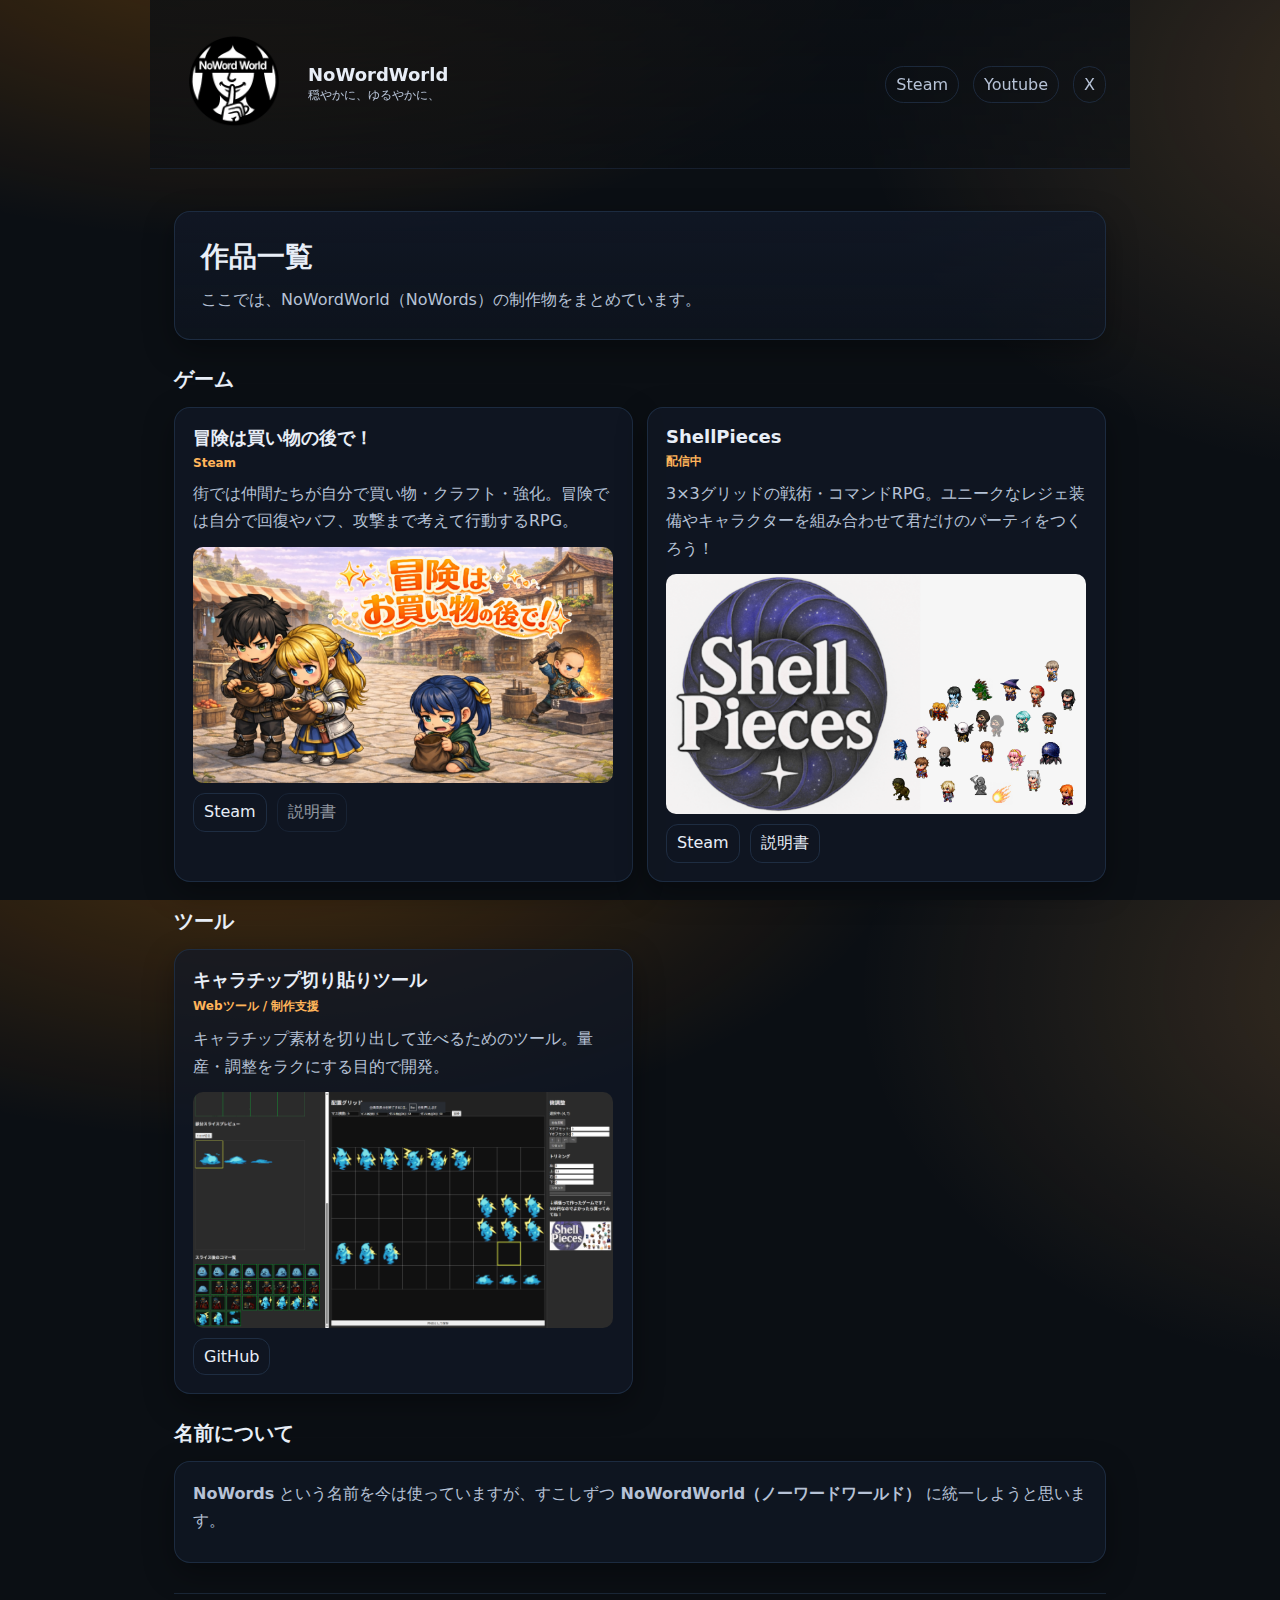
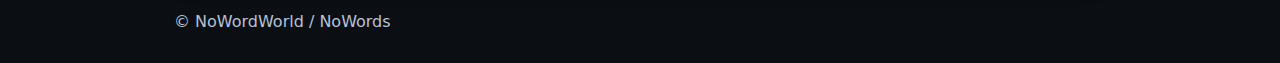
<file: index.html>
<!doctype html>
<html lang="ja">
<head>
  <meta charset="utf-8" />
  <meta name="viewport" content="width=device-width,initial-scale=1" />
  <title>NoWordWorld</title>
  <meta name="description" content="NoWOrdWorld（NoWords）の制作物一覧：ゲームとツール。" />
  <link rel="stylesheet" href="assets/css/style.css" />
</head>
<body>
  <header class="wrap header">
    <div class="brand">
      <div class="logo" aria-hidden="true">
            <img src="assets/NoWordWorld logo.png" alt="NoWordWorld">
      </div>
      <div>
        <h1>NoWordWorld</h1>
        <p class="sub">穏やかに、ゆるやかに、</p>
      </div>
    </div>
    <nav class="nav">
      <a href="https://store.steampowered.com/search/?developer=NoWords" target="_blank" rel="noopener noreferrer">Steam</a>
      <a href="https://www.youtube.com/@NoWords-l6v" target="_blank" rel="noopener noreferrer">Youtube</a>
      <a href="https://x.com/WordsNo53453" target="_blank" rel="noopener noreferrer">X</a>
    </nav>
  </header>

  <main class="wrap">
    <section class="hero">
      <h2>作品一覧</h2>
      <p>
        ここでは、NoWordWorld（NoWords）の制作物をまとめています。
      </p>

    </section>

    <section id="games" class="section">
      <div class="section-head">
        <h3>ゲーム</h3>
        <p></p>
      </div>

      <div class="cards">
        <article class="card">
          <div class="card-body">
            <h4>冒険は買い物の後で！</h4>
            <p class="meta">Steam</p>
            <p class="desc">
              街では仲間たちが自分で買い物・クラフト・強化。冒険では自分で回復やバフ、攻撃まで考えて行動するRPG。
            </p>
            <div class="links">
              <img src="assets/AdventureAfterShopping.png" alt="AdventureAfterShopping">
              <a class="link" aria-disabled="true" href="https://store.steampowered.com/app/4368740" target="_blank" rel="noopener noreferrer">Steam</a>
              <a class="link disabled" href="#" aria-disabled="true" title="後でSteamリンクを入れてね">説明書</a>            </div>
          </div>
        </article>

        <article class="card">
          <div class="card-body">
            <h4>ShellPieces</h4>
            <p class="meta">配信中</p>
            <p class="desc">
              3×3グリッドの戦術・コマンドRPG。ユニークなレジェ装備やキャラクターを組み合わせて君だけのパーティをつくろう！
            </p>
            <div class="links">
               <img src="assets/ShellPieces.png" alt="ShellPieces">
              <a class="link" aria-disabled="true" href="https://store.steampowered.com/app/3882560/ShellPieces" target="_blank" rel="noopener noreferrer">Steam</a>
              <a class="link" aria-disabled="true" href="https://store.steampowered.com/app/3882560/ShellPieces" target="_blank" rel="noopener noreferrer">説明書</a>
            </div>
          </div>
        </article>
      </div>
    </section>

    <section id="tools" class="section">
      <div class="section-head">
        <h3>ツール</h3>
        <p></p>
      </div>

      <div class="cards">
        <article class="card">
          <div class="card-body">
            <h4>キャラチップ切り貼りツール</h4>
            <p class="meta">Webツール / 制作支援</p>
            <p class="desc">
              キャラチップ素材を切り出して並べるためのツール。量産・調整をラクにする目的で開発。
            </p>
            <div class="links">
               <img src="assets/CharaChipTool.png" alt="CharaChipTool">
              <a class="link" aria-disabled="true" href="https://nowords9999-tech.github.io/charachip-maker/" target="_blank" rel="noopener noreferrer">GitHub</a>
            </div>
          </div>
        </article>
      </div>
    </section>

    <section id="about" class="section">
      <div class="section-head">
        <h3>名前について</h3>
      </div>
      <div class="panel">
        <p>
          <strong>NoWords</strong> という名前を今は使っていますが、すこしずつ
          <strong>NoWordWorld（ノーワードワールド）</strong> に統一しようと思います。
        </p>
        <p class="hint">
        </p>
      </div>
    </section>

    <footer class="footer">
      <p>© NoWordWorld / NoWords</p>
      <p class="small"></p>
    </footer>
  </main>
</body>
</html>
</file>
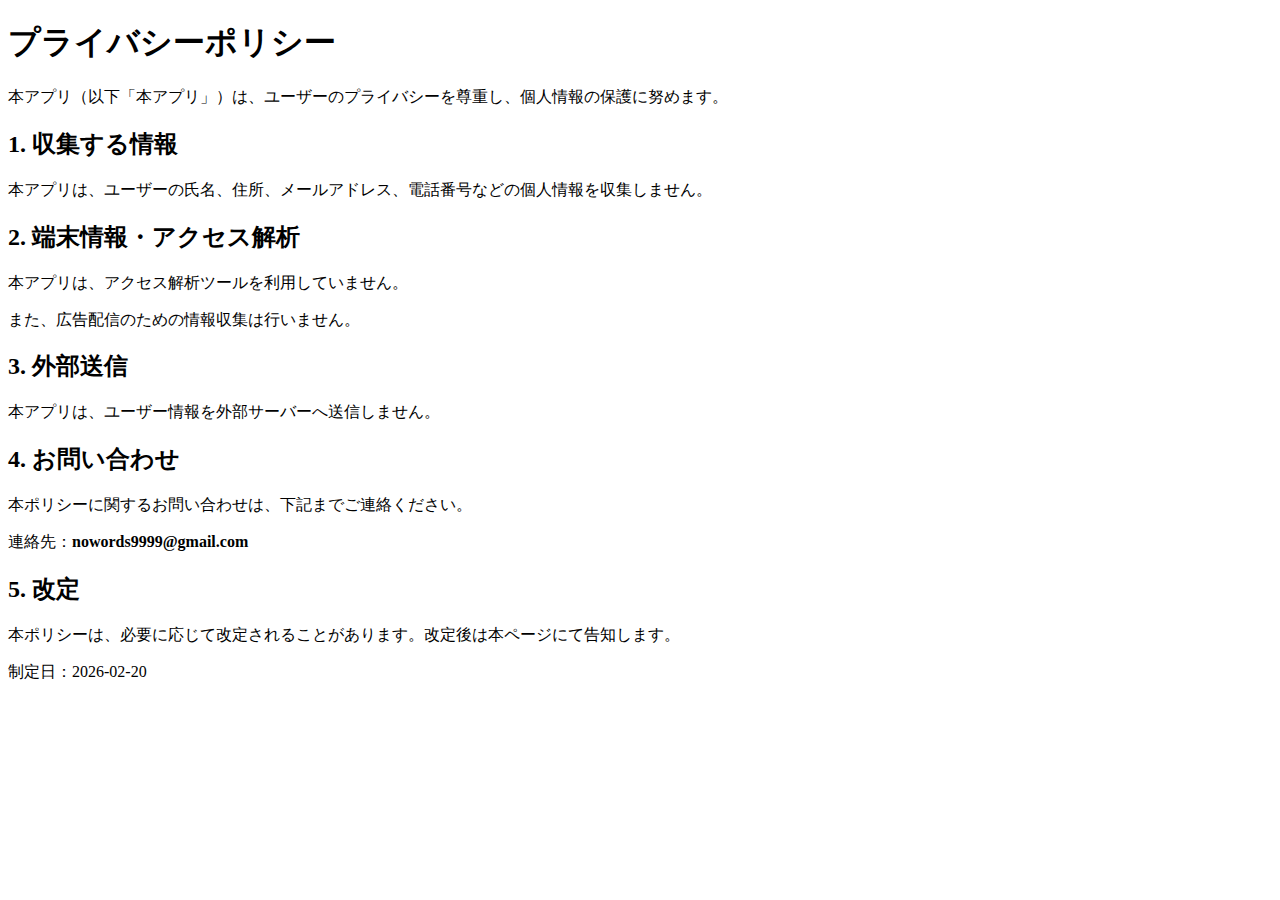
<file: PP.html>
<!doctype html>
<html lang="ja">
<head>
  <meta charset="utf-8">
  <meta name="viewport" content="width=device-width,initial-scale=1">
  <title>プライバシーポリシー</title>
</head>
<body>
<h1>プライバシーポリシー</h1>

<p>本アプリ（以下「本アプリ」）は、ユーザーのプライバシーを尊重し、個人情報の保護に努めます。</p>

<h2>1. 収集する情報</h2>
<p>本アプリは、ユーザーの氏名、住所、メールアドレス、電話番号などの個人情報を収集しません。</p>

<h2>2. 端末情報・アクセス解析</h2>
<p>本アプリは、アクセス解析ツールを利用していません。</p>
<p>また、広告配信のための情報収集は行いません。</p>

<h2>3. 外部送信</h2>
<p>本アプリは、ユーザー情報を外部サーバーへ送信しません。</p>

<h2>4. お問い合わせ</h2>
<p>本ポリシーに関するお問い合わせは、下記までご連絡ください。</p>
<p>連絡先：<strong>nowords9999@gmail.com</strong></p>

<h2>5. 改定</h2>
<p>本ポリシーは、必要に応じて改定されることがあります。改定後は本ページにて告知します。</p>

<p>制定日：2026-02-20</p>
</body>
</html>
</file>
<file: assets/css/style.css>
/* NoWords World - simple GitHub Pages template */
:root{
  --bg: #0b0f14;
  --panel: #111826;
  --panel2:#0f1622;
  --text: #e8eef7;
  --muted:#b6c2d6;
  --line:#203046;
  --accent:#ff8a00;
  --accent2:#ffb45a;
  --shadow: 0 10px 30px rgba(0,0,0,.35);
  --radius: 16px;
  --max: 980px;
  --font: system-ui,-apple-system,BlinkMacSystemFont,"Segoe UI",Roboto,"Hiragino Sans","Noto Sans JP","Yu Gothic",sans-serif;
}

*{box-sizing:border-box}
html,body{height:100%}
body{
  margin:0;
  font-family:var(--font);
  color:var(--text);
  background:
    radial-gradient(1200px 600px at 20% -10%, rgba(255,138,0,.25), transparent 55%),
    radial-gradient(1000px 700px at 110% 10%, rgba(255,180,90,.18), transparent 55%),
    var(--bg);
}

a{color:inherit}
.wrap{max-width:var(--max); margin:0 auto; padding:24px}
.header{
  display:flex; gap:16px; align-items:center; justify-content:space-between;
  position:sticky; top:0;
  backdrop-filter: blur(10px);
  background: linear-gradient(to bottom, rgba(11,15,20,.78), rgba(11,15,20,.55));
  border-bottom:1px solid rgba(32,48,70,.55);
  z-index:10;
}
.brand{display:flex; gap:14px; align-items:center}
/* ヘッダーの丸ロゴ */
.logo{
  width: 120px;
  height: 120px;
  border-radius: 999px;
  overflow: hidden;
  flex: 0 0 120px;   /* 伸び縮みさせない */
}

.logo img{
  width: 100%;
  height: 100%;
  object-fit: cover;
  display: block;
}

h1{font-size:18px; margin:0}
.sub{margin:2px 0 0; color:var(--muted); font-size:12px}
.nav{display:flex; gap:14px; flex-wrap:wrap}
.nav a{
  text-decoration:none;
  padding:8px 10px;
  border:1px solid rgba(32,48,70,.8);
  border-radius:999px;
  color:var(--muted);
}
.nav a:hover{color:var(--text); border-color:rgba(255,138,0,.5)}

.hero{
  margin-top:18px;
  padding:26px;
  border:1px solid rgba(32,48,70,.85);
  background: linear-gradient(180deg, rgba(17,24,38,.85), rgba(15,22,34,.65));
  border-radius: var(--radius);
  box-shadow: var(--shadow);
}
.hero h2{margin:0 0 10px; font-size:28px}
.hero p{margin:0; color:var(--muted); line-height:1.7}
.cta{margin-top:16px; display:flex; gap:10px; flex-wrap:wrap}
.btn{
  display:inline-block; text-decoration:none;
  padding:10px 14px;
  border-radius: 12px;
  background: linear-gradient(135deg, var(--accent), var(--accent2));
  color:#1b1206;
  font-weight:800;
}
.btn.ghost{
  background: transparent;
  border:1px solid rgba(255,138,0,.55);
  color:var(--text);
  font-weight:700;
}
.btn.ghost:hover{border-color:rgba(255,180,90,.7)}

.section{margin-top:26px}
.section-head{display:flex; align-items:flex-end; justify-content:space-between; gap:12px; flex-wrap:wrap}
.section-head h3{margin:0; font-size:20px}
.section-head p{margin:0; color:var(--muted); font-size:13px}

.cards{
  margin-top:14px;
  display:grid;
  grid-template-columns: repeat(2, minmax(0, 1fr));
  gap:14px;
}
@media (max-width: 760px){
  .cards{grid-template-columns: 1fr}
  .header{position:static}
}
.card{
  border:1px solid rgba(32,48,70,.85);
  border-radius: var(--radius);
  background: rgba(17,24,38,.7);
  box-shadow: var(--shadow);
  overflow:hidden;
}
.card-body{padding:18px}
.card h4{margin:0 0 6px; font-size:18px}
.meta{margin:0 0 10px; color:var(--accent2); font-size:12px; font-weight:700}
.desc{margin:0; color:var(--muted); line-height:1.7}
.links{margin-top:12px; display:flex; gap:10px; flex-wrap:wrap}
.link{
  text-decoration:none;
  padding:8px 10px;
  border-radius: 12px;
  border:1px solid rgba(32,48,70,.9);
  color:var(--text);
}
.link:hover{border-color:rgba(255,138,0,.55)}
.link.disabled{
  opacity:.6;
  cursor:not-allowed;
}

.panel{
  margin-top:14px;
  padding:18px;
  border:1px solid rgba(32,48,70,.85);
  border-radius: var(--radius);
  background: rgba(17,24,38,.65);
  box-shadow: var(--shadow);
}
.panel p{margin:0 0 10px; color:var(--muted); line-height:1.7}
.panel p:last-child{margin-bottom:0}
.hint{font-size:12px; color:#9fb0cb}

.footer{
  margin:30px 0 8px;
  padding-top:18px;
  border-top:1px solid rgba(32,48,70,.7);
  color:var(--muted);
}
.footer p{margin:0 0 6px}
.footer .small{font-size:12px}
/* カード内 links の画像を小さく */
.links img{
  width: 420px;        /* 好きなサイズに */
  height: auto;
  display: block;
  border-radius: 10px; /* 角丸いらなければ消す */
}
</file>
